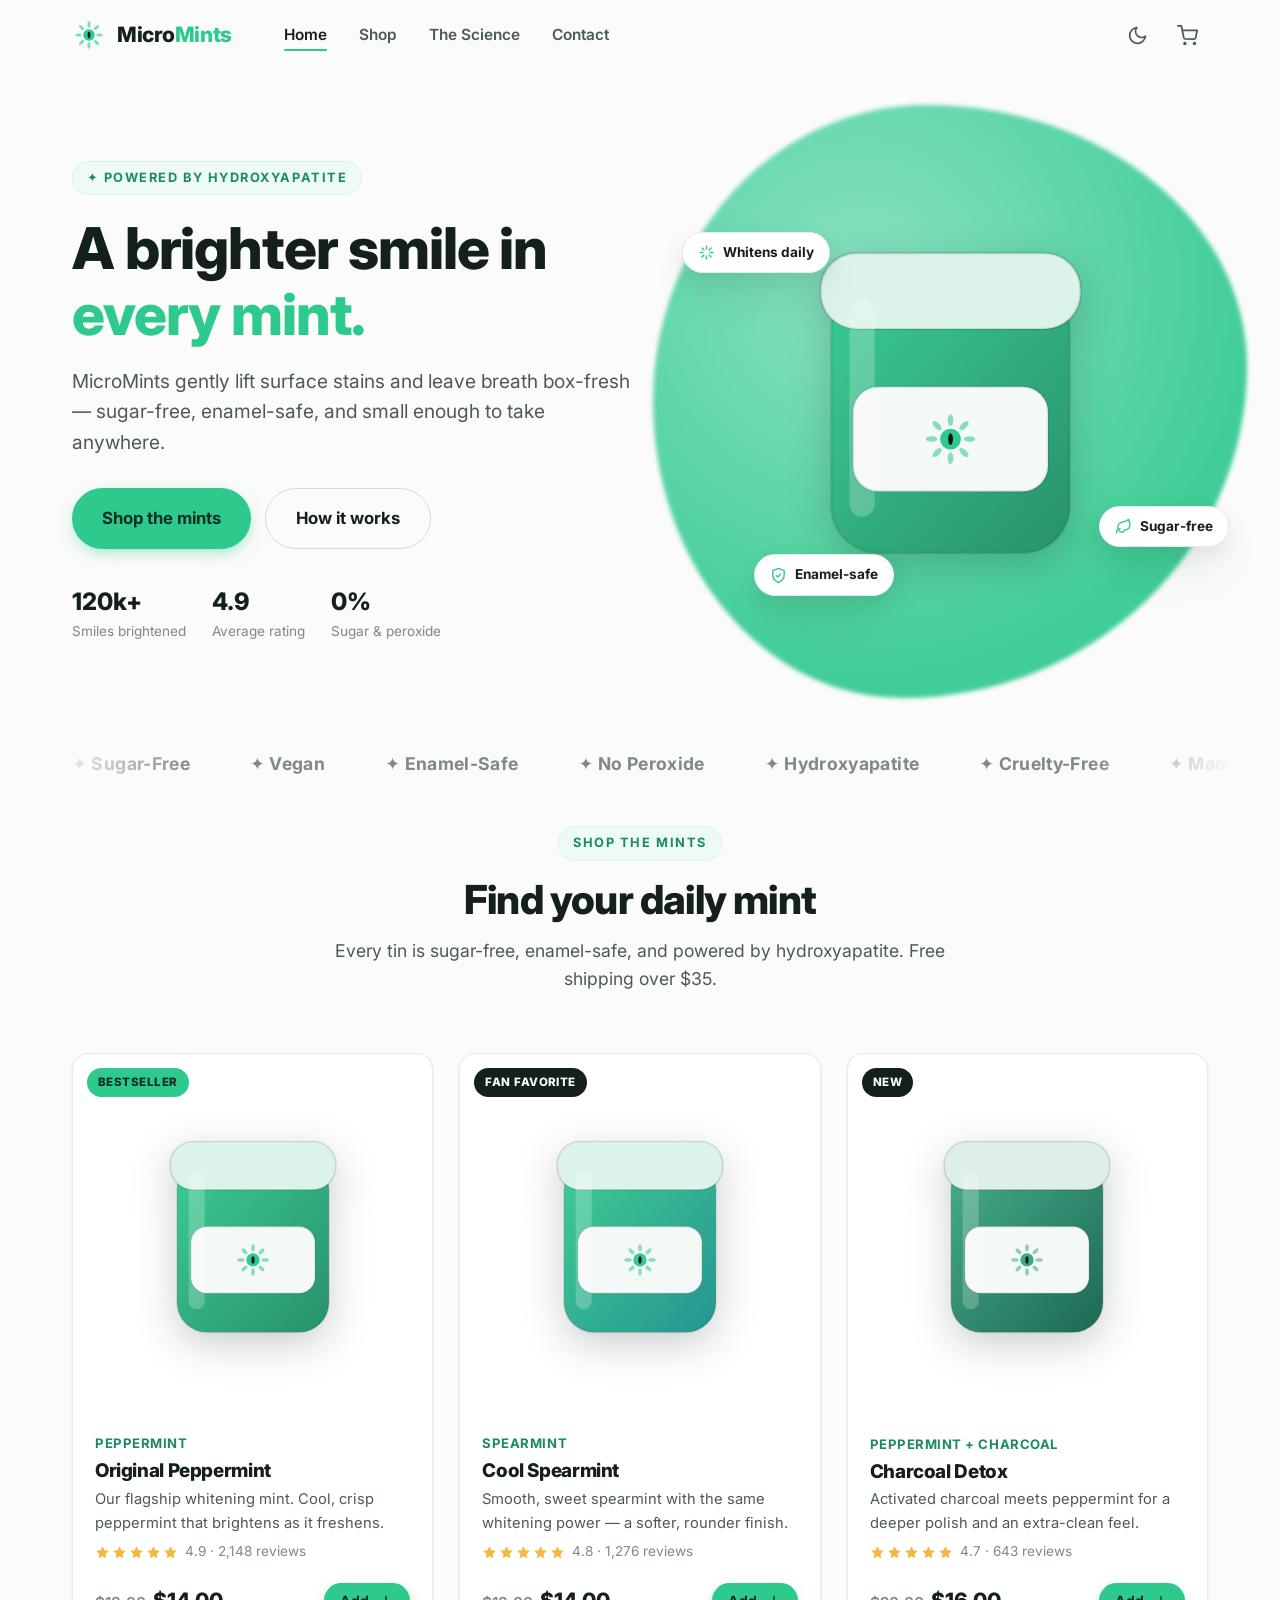
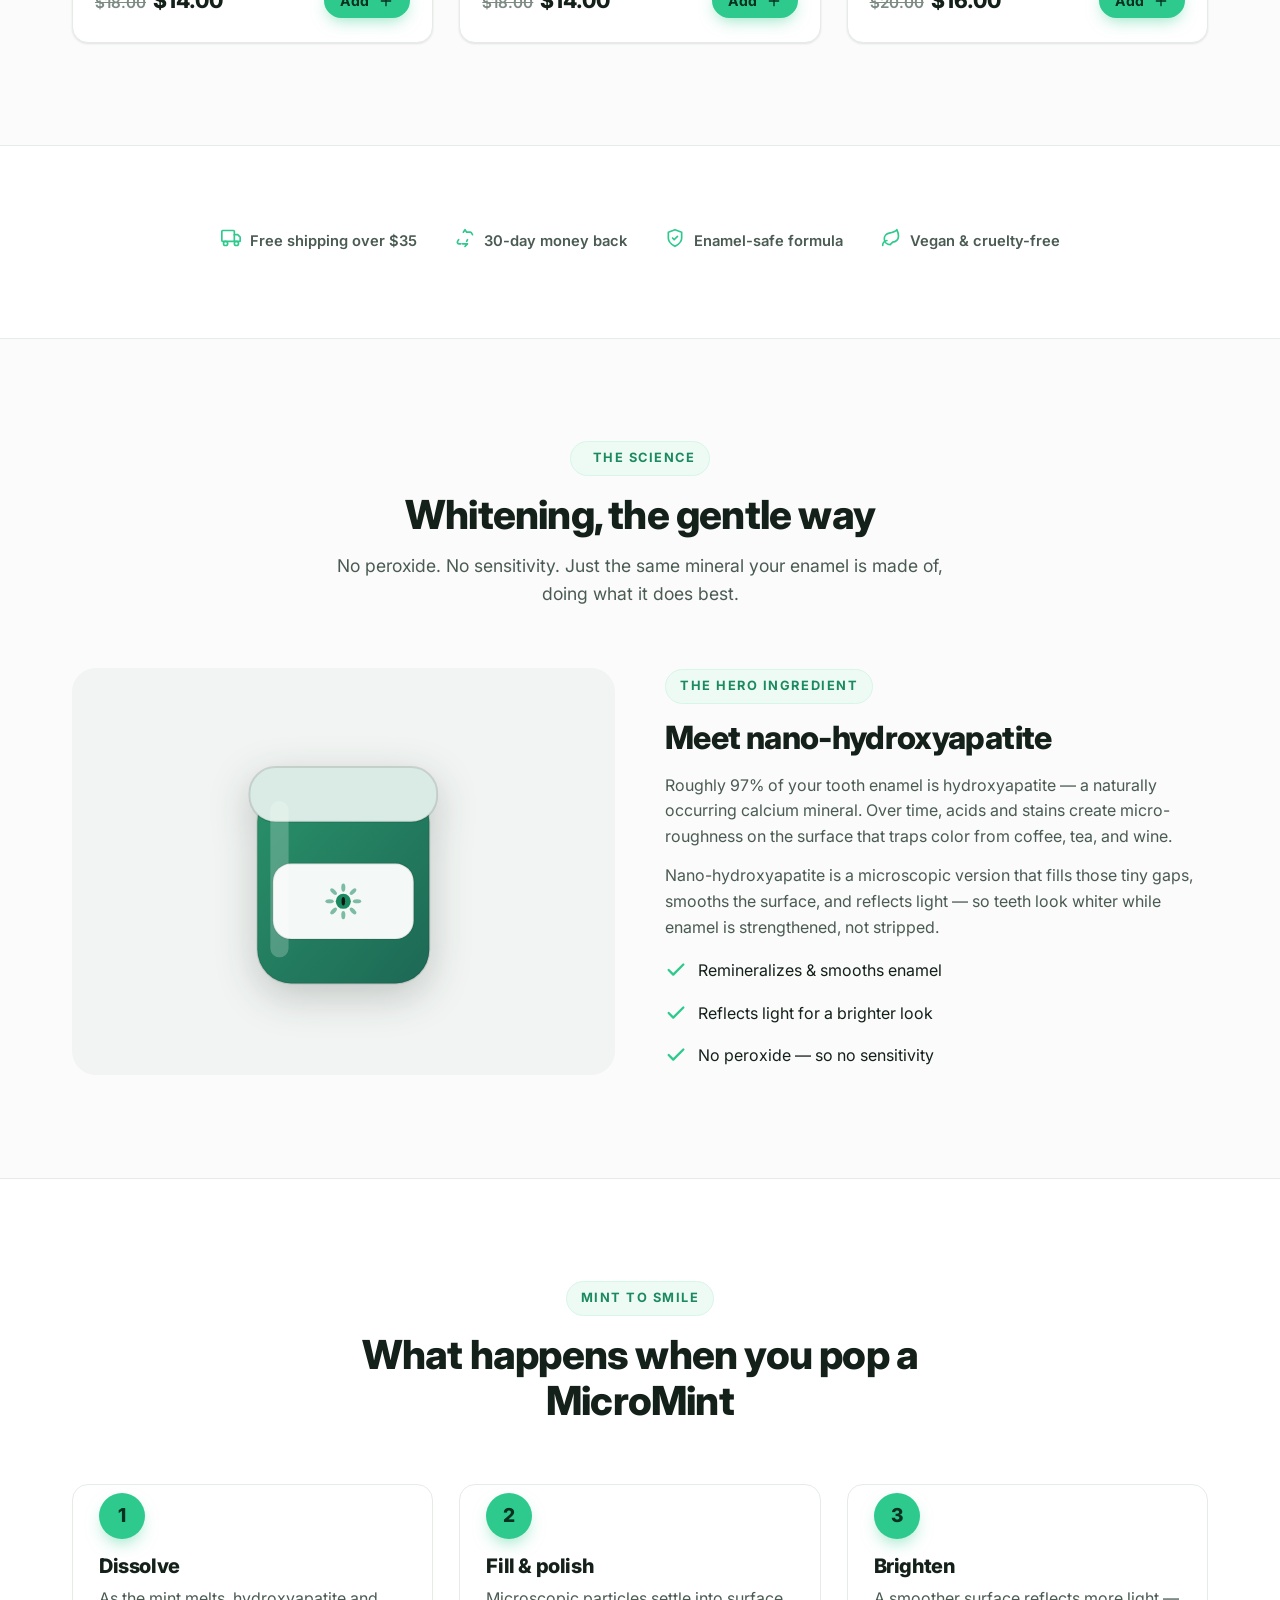
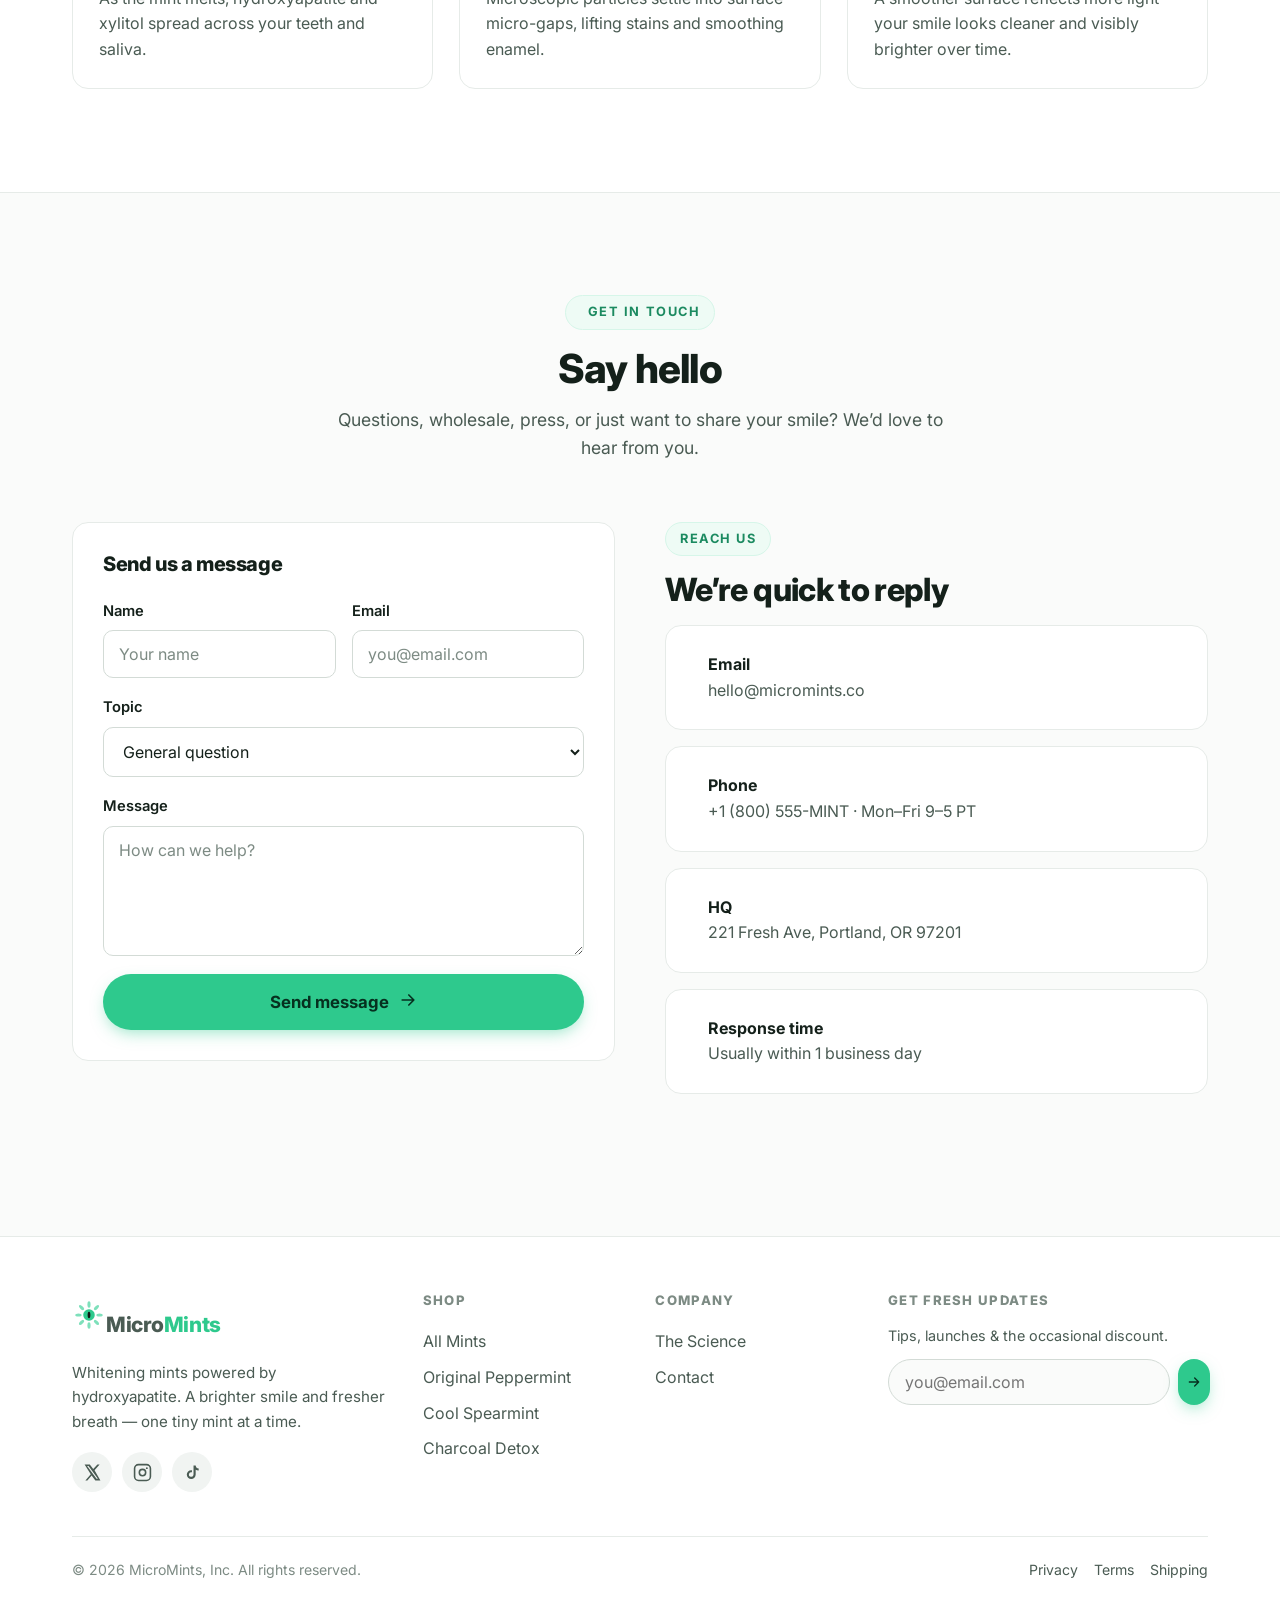
<file: index.html>
<!DOCTYPE html>
<html lang="en">
<head>
  <meta charset="UTF-8">
  <meta name="viewport" content="width=device-width, initial-scale=1.0">
  <title>MicroMints — Whitening Mints for a Brighter Smile</title>
  <meta name="description" content="MicroMints are sugar-free whitening mints powered by hydroxyapatite. Fresher breath and a brighter smile — one tiny mint at a time.">
  <link rel="icon" href="assets/logo.png">
  <link rel="preconnect" href="https://fonts.googleapis.com">
  <link rel="preconnect" href="https://fonts.gstatic.com" crossorigin>
  <link href="https://fonts.googleapis.com/css2?family=Inter:wght@400;500;600;700;800&display=swap" rel="stylesheet">
  <link rel="stylesheet" href="css/style.css?v=2">
  <script>(function(){var t=localStorage.getItem('mm-theme')||(matchMedia('(prefers-color-scheme: dark)').matches?'dark':'light');document.documentElement.setAttribute('data-theme',t);})();</script>
</head>
<body>
  <div id="header"></div>

  <!-- ============ HERO ============ -->
  <section class="hero" id="top">
    <div class="container hero-grid">
      <div class="hero-copy">
        <span class="eyebrow reveal">✦ Powered by hydroxyapatite</span>
        <h1 class="reveal d1">A brighter smile in <span class="hl">every mint.</span></h1>
        <p class="reveal d2">MicroMints gently lift surface stains and leave breath box-fresh — sugar-free, enamel-safe, and small enough to take anywhere.</p>
        <div class="hero-cta reveal d3">
          <a href="#shop" class="btn btn-lg">Shop the mints</a>
          <a href="#science" class="btn btn-ghost btn-lg">How it works</a>
        </div>
        <div class="hero-trust reveal d4">
          <div class="ht"><b data-count="120" data-suffix="k+">0</b><span>Smiles brightened</span></div>
          <div class="ht"><b data-count="4.9">0</b><span>Average rating</span></div>
          <div class="ht"><b>0%</b><span>Sugar &amp; peroxide</span></div>
        </div>
      </div>
      <div class="hero-visual reveal d2" data-tilt>
        <div class="hero-blob"></div>
        <div id="heroTin" class="hero-tin"></div>
        <div class="hero-pill p1" id="pill1"></div>
        <div class="hero-pill p2" id="pill2"></div>
        <div class="hero-pill p3" id="pill3"></div>
      </div>
    </div>
  </section>

  <!-- ============ MARQUEE ============ -->
  <div class="section-sm" style="padding-block:18px">
    <div class="container marquee">
      <div class="marquee-track" id="marquee"></div>
    </div>
  </div>

  <!-- ============ SHOP ============ -->
  <section class="section" id="shop" style="padding-top:30px">
    <div class="container">
      <div class="section-head reveal">
        <span class="eyebrow">Shop the mints</span>
        <h2>Find your daily mint</h2>
        <p>Every tin is sugar-free, enamel-safe, and powered by hydroxyapatite. Free shipping over $35.</p>
      </div>
      <div class="grid cols-3" id="shopGrid"></div>
    </div>
  </section>

  <!-- Trust strip -->
  <section class="section-sm" style="background:var(--bg-elev);border-block:1px solid var(--border)">
    <div class="container trust-bar">
      <span class="ti"><i data-icon="truck"></i> Free shipping over $35</span>
      <span class="ti"><i data-icon="recycle"></i> 30-day money back</span>
      <span class="ti"><i data-icon="shield"></i> Enamel-safe formula</span>
      <span class="ti"><i data-icon="leaf"></i> Vegan &amp; cruelty-free</span>
    </div>
  </section>

  <!-- ============ THE SCIENCE ============ -->
  <section class="section" id="science">
    <div class="container">
      <div class="section-head reveal">
        <span class="eyebrow"><i data-icon="flask"></i> The science</span>
        <h2>Whitening, the gentle way</h2>
        <p>No peroxide. No sensitivity. Just the same mineral your enamel is made of, doing what it does best.</p>
      </div>

      <div class="split">
        <div class="split-media glow reveal" id="sciTin"></div>
        <div class="reveal d1">
          <span class="eyebrow">The hero ingredient</span>
          <h2 class="mt-2" style="font-size:clamp(1.5rem,3vw,2rem)">Meet nano-hydroxyapatite</h2>
          <p>Roughly 97% of your tooth enamel is hydroxyapatite — a naturally occurring calcium mineral. Over time, acids and stains create micro-roughness on the surface that traps color from coffee, tea, and wine.</p>
          <p>Nano-hydroxyapatite is a microscopic version that fills those tiny gaps, smooths the surface, and reflects light — so teeth look whiter while enamel is strengthened, not stripped.</p>
          <ul class="check-list">
            <li><i data-icon="check"></i><span>Remineralizes &amp; smooths enamel</span></li>
            <li><i data-icon="check"></i><span>Reflects light for a brighter look</span></li>
            <li><i data-icon="check"></i><span>No peroxide — so no sensitivity</span></li>
          </ul>
        </div>
      </div>
    </div>
  </section>

  <!-- How it works steps -->
  <section class="section" style="background:var(--bg-elev);border-block:1px solid var(--border)">
    <div class="container">
      <div class="section-head reveal">
        <span class="eyebrow">Mint to smile</span>
        <h2>What happens when you pop a MicroMint</h2>
      </div>
      <div class="grid cols-3">
        <div class="step glow card reveal"><div class="num">1</div><h3>Dissolve</h3><p>As the mint melts, hydroxyapatite and xylitol spread across your teeth and saliva.</p></div>
        <div class="step glow card reveal d1"><div class="num">2</div><h3>Fill &amp; polish</h3><p>Microscopic particles settle into surface micro-gaps, lifting stains and smoothing enamel.</p></div>
        <div class="step glow card reveal d2"><div class="num">3</div><h3>Brighten</h3><p>A smoother surface reflects more light — your smile looks cleaner and visibly brighter over time.</p></div>
      </div>
    </div>
  </section>

  <!-- ============ CONTACT ============ -->
  <section class="section" id="contact">
    <div class="container">
      <div class="section-head reveal">
        <span class="eyebrow"><i data-icon="mail"></i> Get in touch</span>
        <h2>Say hello</h2>
        <p>Questions, wholesale, press, or just want to share your smile? We’d love to hear from you.</p>
      </div>

      <div class="split" style="align-items:start">
        <!-- Form -->
        <div class="card reveal" style="padding:30px">
          <h3 class="mb-3">Send us a message</h3>
          <form id="contactForm" novalidate>
            <div class="row-2">
              <div class="field"><label for="cf-name">Name</label><input class="input" id="cf-name" required placeholder="Your name"></div>
              <div class="field"><label for="cf-email">Email</label><input class="input" id="cf-email" type="email" required placeholder="you@email.com"></div>
            </div>
            <div class="field">
              <label for="cf-topic">Topic</label>
              <select class="input" id="cf-topic">
                <option>General question</option><option>Order help</option>
                <option>Wholesale / retail</option><option>Press</option><option>Something else</option>
              </select>
            </div>
            <div class="field"><label for="cf-msg">Message</label><textarea class="input" id="cf-msg" required placeholder="How can we help?"></textarea></div>
            <button class="btn btn-lg btn-block" type="submit">Send message <i data-icon="arrow"></i></button>
          </form>
        </div>

        <!-- Info -->
        <div class="reveal d1">
          <span class="eyebrow">Reach us</span>
          <h2 class="mt-2 mb-3" style="font-size:clamp(1.5rem,3vw,2rem)">We’re quick to reply</h2>
          <div class="grid" style="gap:16px">
            <div class="card card-hover glow flex gap-2 items-center">
              <div class="ficon" style="margin:0"><i data-icon="mail"></i></div>
              <div><b>Email</b><br><span class="muted">hello@micromints.co</span></div>
            </div>
            <div class="card card-hover glow flex gap-2 items-center">
              <div class="ficon" style="margin:0"><i data-icon="phone"></i></div>
              <div><b>Phone</b><br><span class="muted">+1 (800) 555-MINT · Mon–Fri 9–5 PT</span></div>
            </div>
            <div class="card card-hover glow flex gap-2 items-center">
              <div class="ficon" style="margin:0"><i data-icon="pin"></i></div>
              <div><b>HQ</b><br><span class="muted">221 Fresh Ave, Portland, OR 97201</span></div>
            </div>
            <div class="card card-hover glow flex gap-2 items-center">
              <div class="ficon" style="margin:0"><i data-icon="clock"></i></div>
              <div><b>Response time</b><br><span class="muted">Usually within 1 business day</span></div>
            </div>
          </div>
        </div>
      </div>
    </div>
  </section>

  <div id="footer"></div>

  <script src="js/products.js?v=2"></script>
  <script src="js/main.js?v=2"></script>
  <script src="js/cart.js?v=2"></script>
  <script src="js/home.js?v=2"></script>
</body>
</html>
</file>
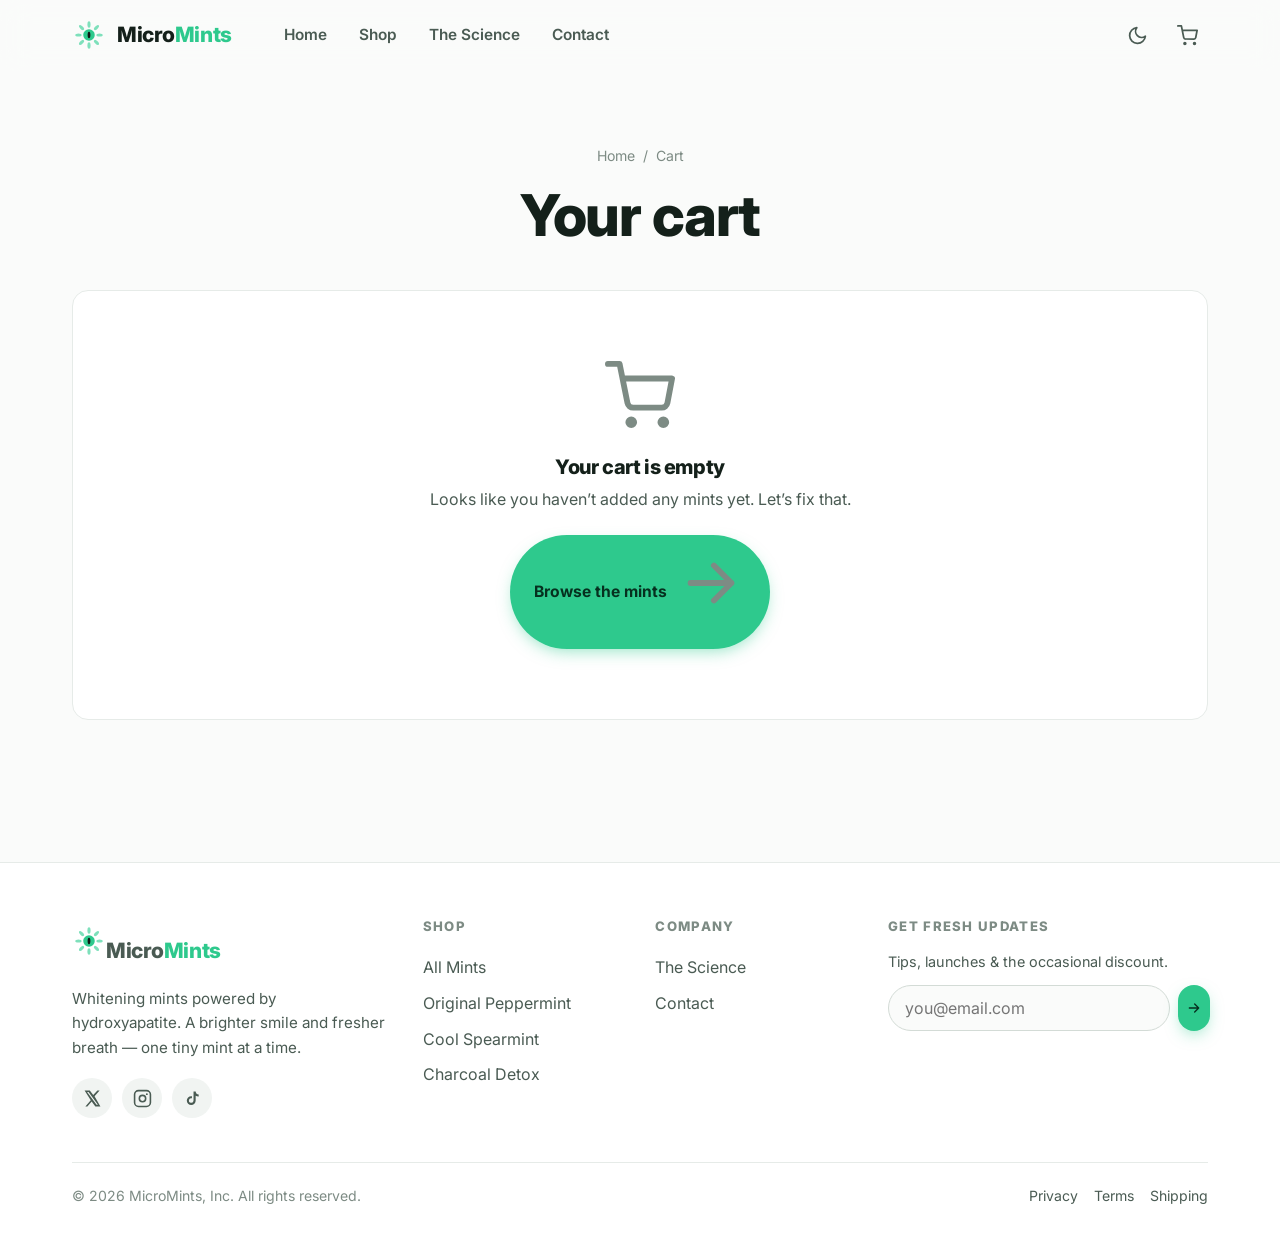
<file: cart.html>
<!DOCTYPE html>
<html lang="en">
<head>
  <meta charset="UTF-8">
  <meta name="viewport" content="width=device-width, initial-scale=1.0">
  <title>Your Cart — MicroMints</title>
  <link rel="icon" href="assets/logo.png">
  <link rel="preconnect" href="https://fonts.googleapis.com">
  <link rel="preconnect" href="https://fonts.gstatic.com" crossorigin>
  <link href="https://fonts.googleapis.com/css2?family=Inter:wght@400;500;600;700;800&display=swap" rel="stylesheet">
  <link rel="stylesheet" href="css/style.css?v=2">
  <script>(function(){var t=localStorage.getItem('mm-theme')||(matchMedia('(prefers-color-scheme: dark)').matches?'dark':'light');document.documentElement.setAttribute('data-theme',t);})();</script>
</head>
<body>
  <div id="header"></div>
  <section class="page-hero" style="padding-bottom:10px">
    <div class="container">
      <div class="breadcrumb"><a href="index.html">Home</a> / <span>Cart</span></div>
      <h1>Your cart</h1>
    </div>
  </section>
  <section class="section" style="padding-top:20px">
    <div class="container"><div id="cartRoot"></div></div>
  </section>
  <div id="footer"></div>
  <script src="js/products.js?v=2"></script>
  <script src="js/main.js?v=2"></script>
  <script src="js/cart.js?v=2"></script>
</body>
</html>
</file>
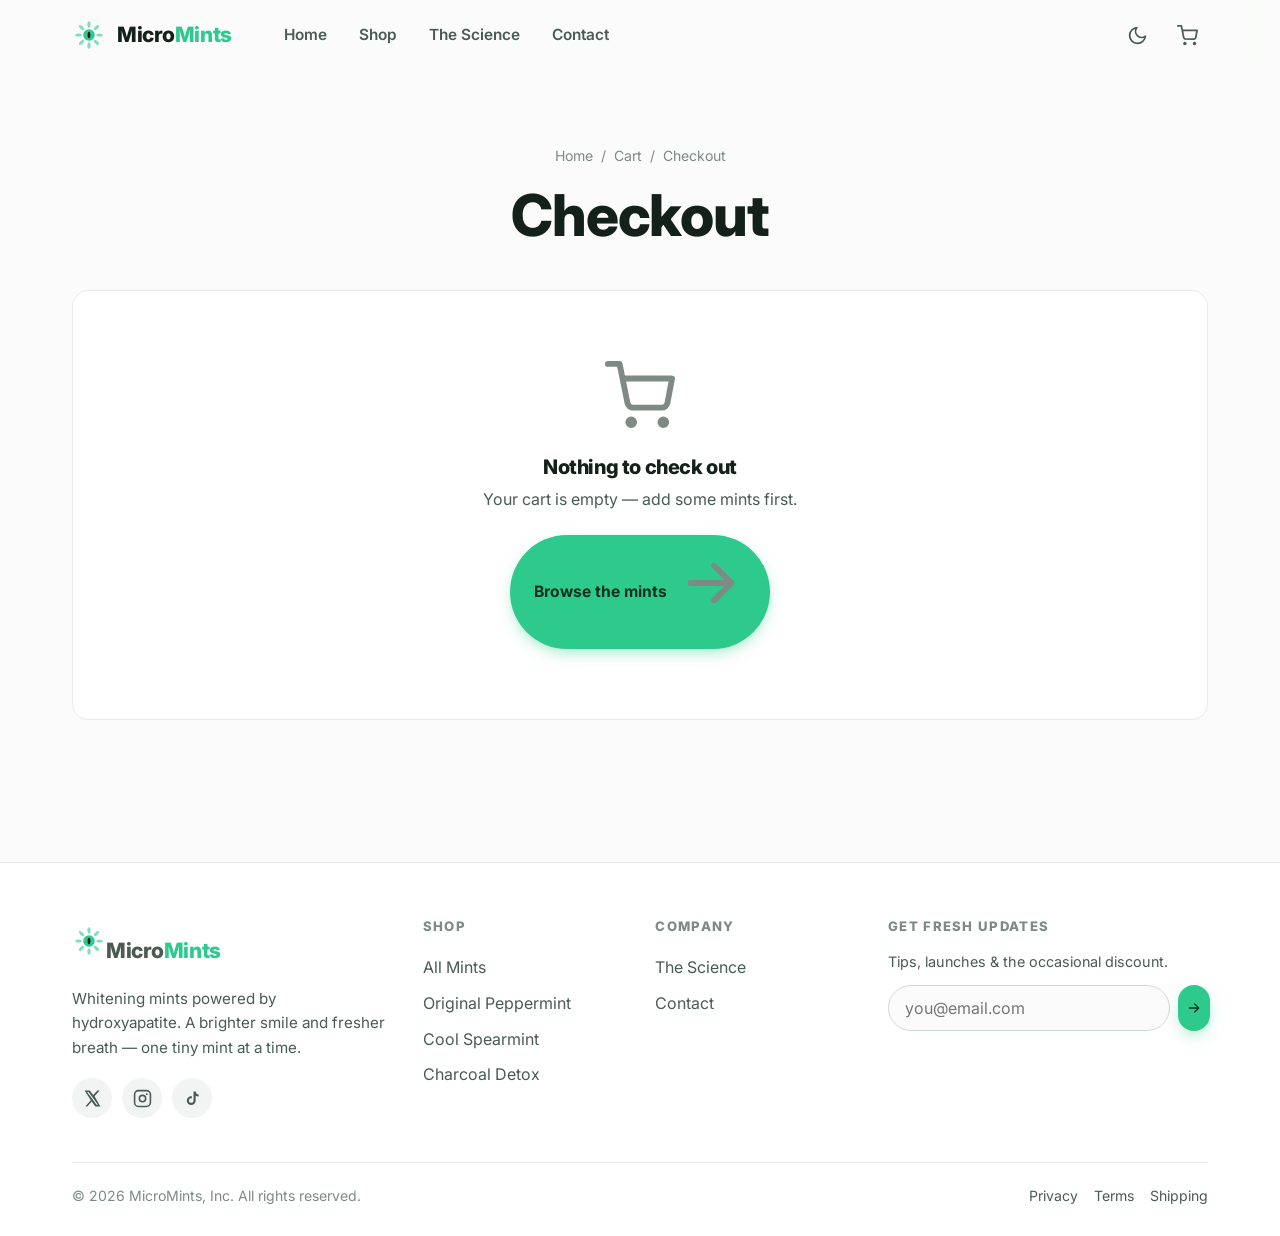
<file: checkout.html>
<!DOCTYPE html>
<html lang="en">
<head>
  <meta charset="UTF-8">
  <meta name="viewport" content="width=device-width, initial-scale=1.0">
  <title>Checkout — MicroMints</title>
  <link rel="icon" href="assets/logo.png">
  <link rel="preconnect" href="https://fonts.googleapis.com">
  <link rel="preconnect" href="https://fonts.gstatic.com" crossorigin>
  <link href="https://fonts.googleapis.com/css2?family=Inter:wght@400;500;600;700;800&display=swap" rel="stylesheet">
  <link rel="stylesheet" href="css/style.css?v=2">
  <script>(function(){var t=localStorage.getItem('mm-theme')||(matchMedia('(prefers-color-scheme: dark)').matches?'dark':'light');document.documentElement.setAttribute('data-theme',t);})();</script>
</head>
<body>
  <div id="header"></div>
  <section class="page-hero" style="padding-bottom:10px">
    <div class="container">
      <div class="breadcrumb"><a href="index.html">Home</a> / <a href="cart.html">Cart</a> / <span>Checkout</span></div>
      <h1>Checkout</h1>
    </div>
  </section>
  <section class="section" style="padding-top:20px">
    <div class="container"><div id="checkoutRoot"></div></div>
  </section>
  <div id="footer"></div>
  <script src="js/products.js?v=2"></script>
  <script src="js/main.js?v=2"></script>
  <script src="js/cart.js?v=2"></script>
</body>
</html>
</file>
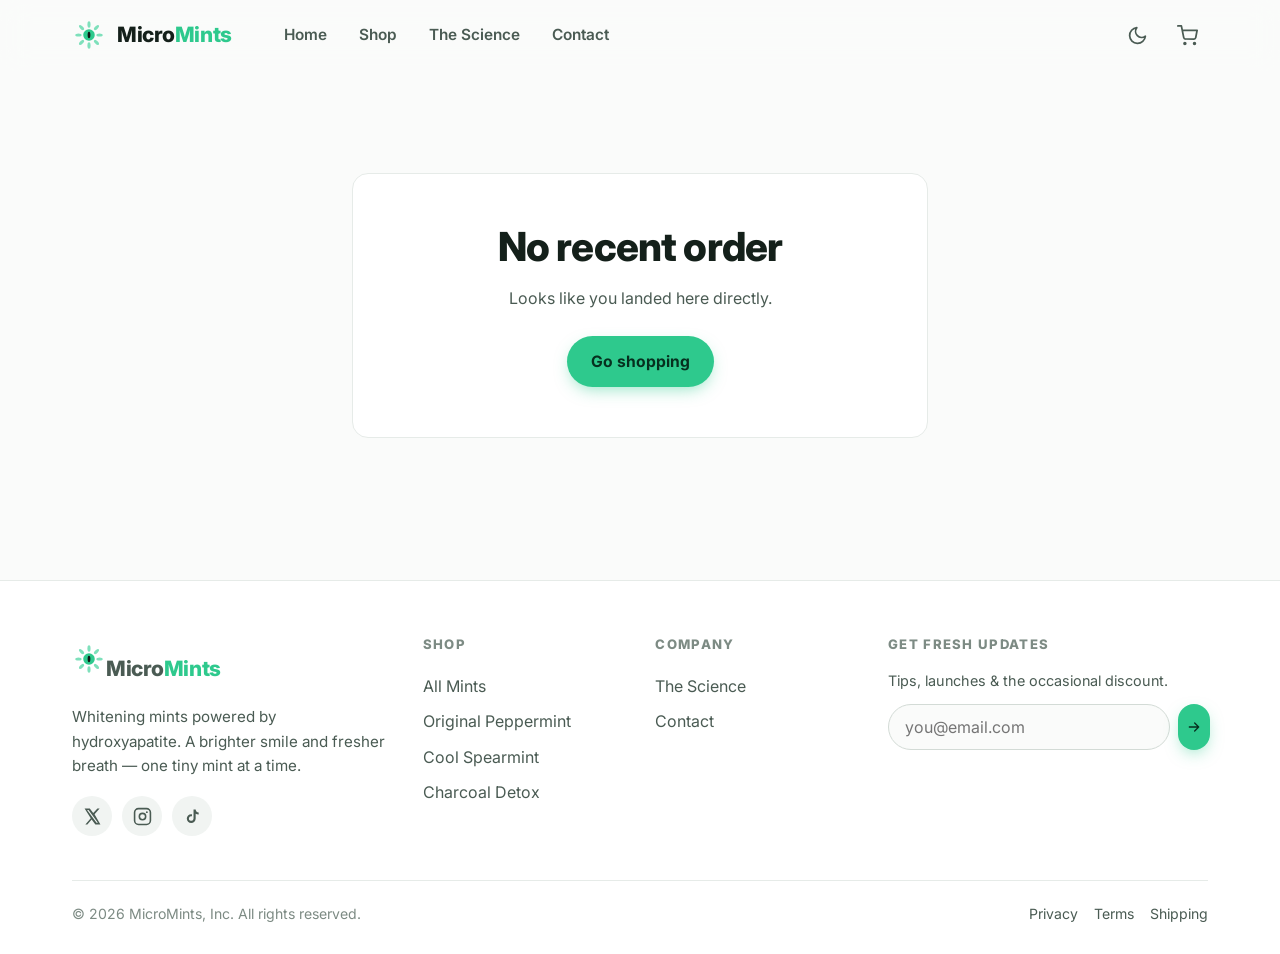
<file: confirmation.html>
<!DOCTYPE html>
<html lang="en">
<head>
  <meta charset="UTF-8">
  <meta name="viewport" content="width=device-width, initial-scale=1.0">
  <title>Order Confirmed — MicroMints</title>
  <link rel="icon" href="assets/logo.png">
  <link rel="preconnect" href="https://fonts.googleapis.com">
  <link rel="preconnect" href="https://fonts.gstatic.com" crossorigin>
  <link href="https://fonts.googleapis.com/css2?family=Inter:wght@400;500;600;700;800&display=swap" rel="stylesheet">
  <link rel="stylesheet" href="css/style.css?v=2">
  <script>(function(){var t=localStorage.getItem('mm-theme')||(matchMedia('(prefers-color-scheme: dark)').matches?'dark':'light');document.documentElement.setAttribute('data-theme',t);})();</script>
</head>
<body>
  <div id="header"></div>
  <section class="section">
    <div class="container" style="max-width:620px">
      <div class="card center glow" id="confRoot" style="padding:50px 34px"></div>
    </div>
  </section>
  <div id="footer"></div>
  <script src="js/products.js?v=2"></script>
  <script src="js/main.js?v=2"></script>
  <script src="js/cart.js?v=2"></script>
  <script>
    document.addEventListener('DOMContentLoaded', () => {
      const root = document.getElementById('confRoot');
      let order = null;
      try { order = JSON.parse(sessionStorage.getItem('mm-order')); } catch {}
      if (!order) {
        root.innerHTML = `<h2>No recent order</h2>
          <p class="muted mt-2 mb-3">Looks like you landed here directly.</p>
          <a href="index.html#shop" class="btn">Go shopping</a>`;
        return;
      }
      root.innerHTML = `
        <div style="width:84px;height:84px;border-radius:50%;background:var(--mint-050);color:var(--mint-700);display:grid;place-items:center;margin:0 auto 22px">
          <svg viewBox="0 0 24 24" width="42" height="42" fill="none" stroke="currentColor" stroke-width="2.5" stroke-linecap="round" stroke-linejoin="round"><path d="M20 6 9 17l-5-5"/></svg>
        </div>
        <span class="eyebrow">Order confirmed</span>
        <h1 class="mt-2" style="font-size:clamp(1.8rem,4vw,2.4rem)">Thank you — your mints are on the way!</h1>
        <p class="lead mt-2">We’ve emailed a receipt to <b>${order.email}</b>. Get ready for a brighter smile. 🌿</p>
        <div class="card mt-3" style="background:var(--bg-sunk);text-align:left;display:flex;justify-content:space-between;flex-wrap:wrap;gap:10px">
          <div><span class="muted" style="font-size:.85rem">Order number</span><br><b>${order.orderId}</b></div>
          <div style="text-align:right"><span class="muted" style="font-size:.85rem">Total paid</span><br><b>${formatPrice(order.total)}</b></div>
        </div>
        <div class="flex gap-2 wrap mt-4" style="justify-content:center">
          <a href="index.html#shop" class="btn">Keep shopping</a>
          <a href="index.html" class="btn btn-ghost">Back home</a>
        </div>`;
    });
  </script>
</body>
</html>
</file>
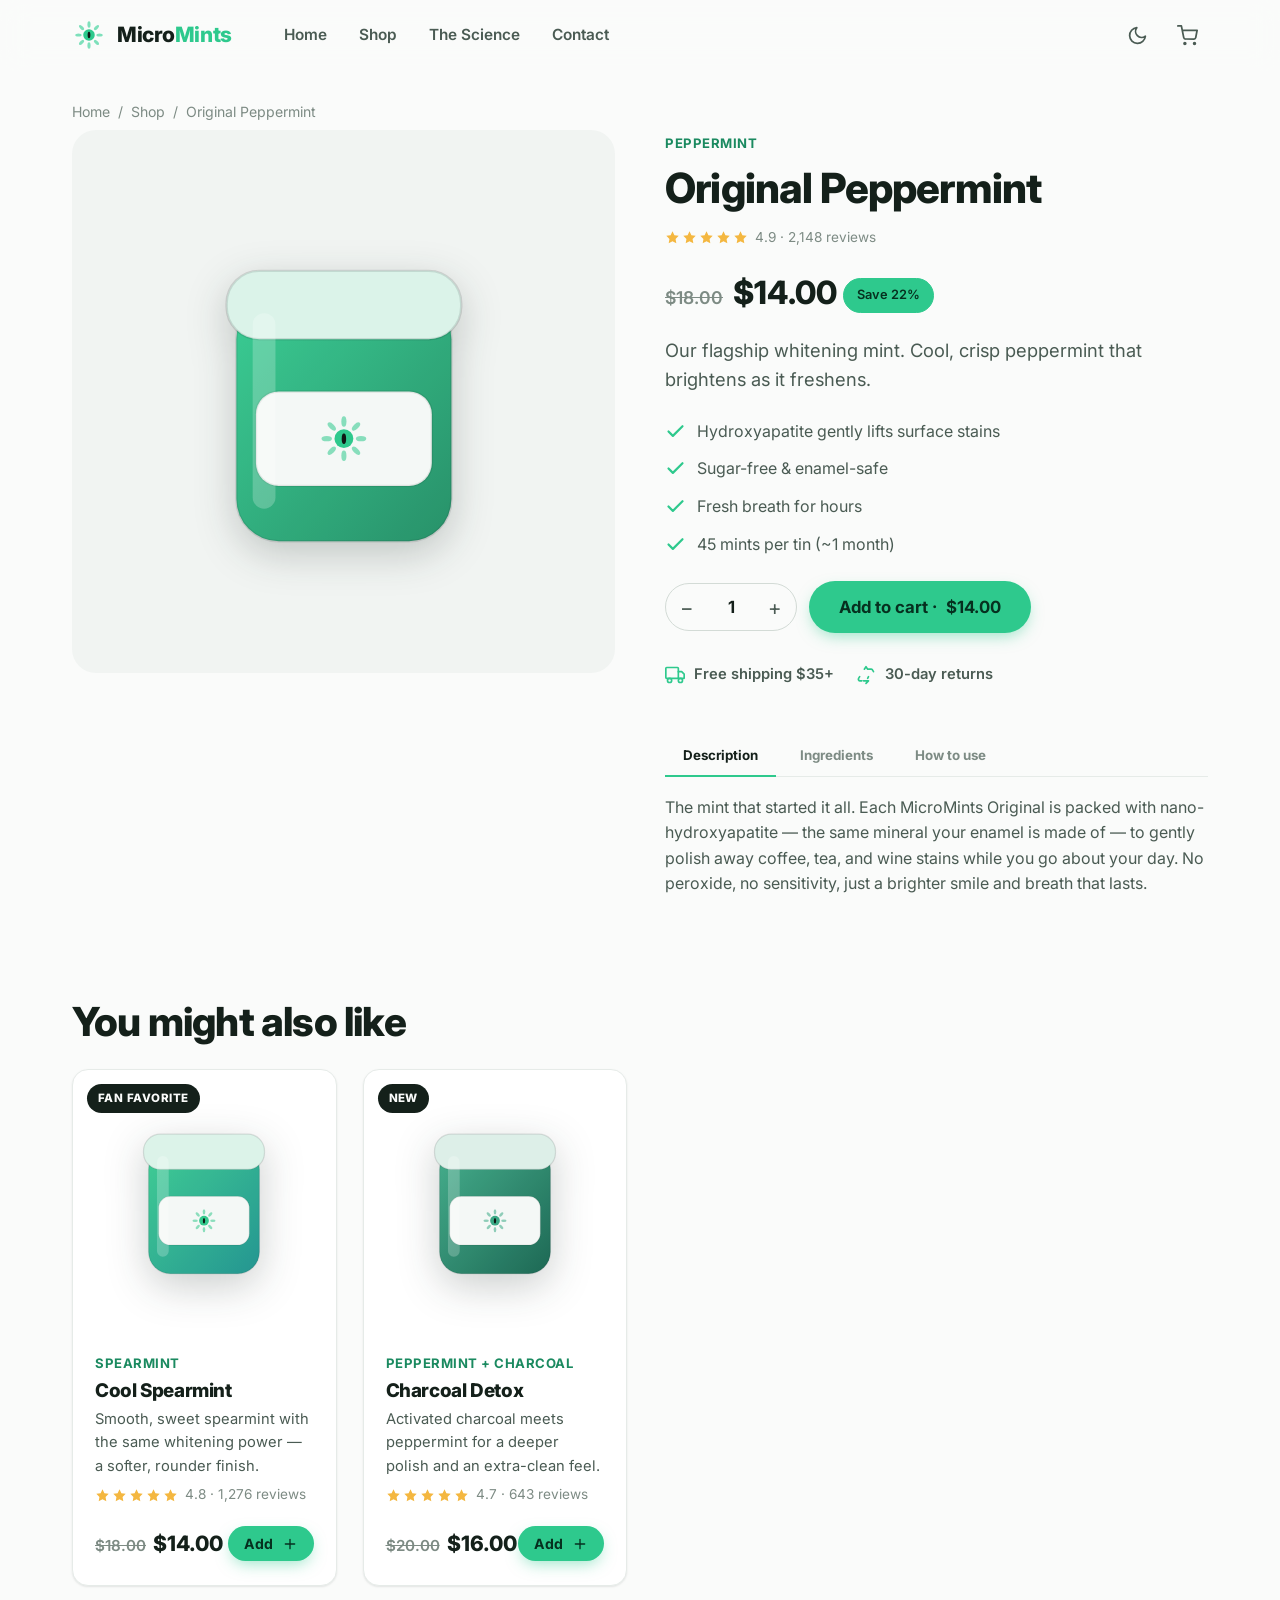
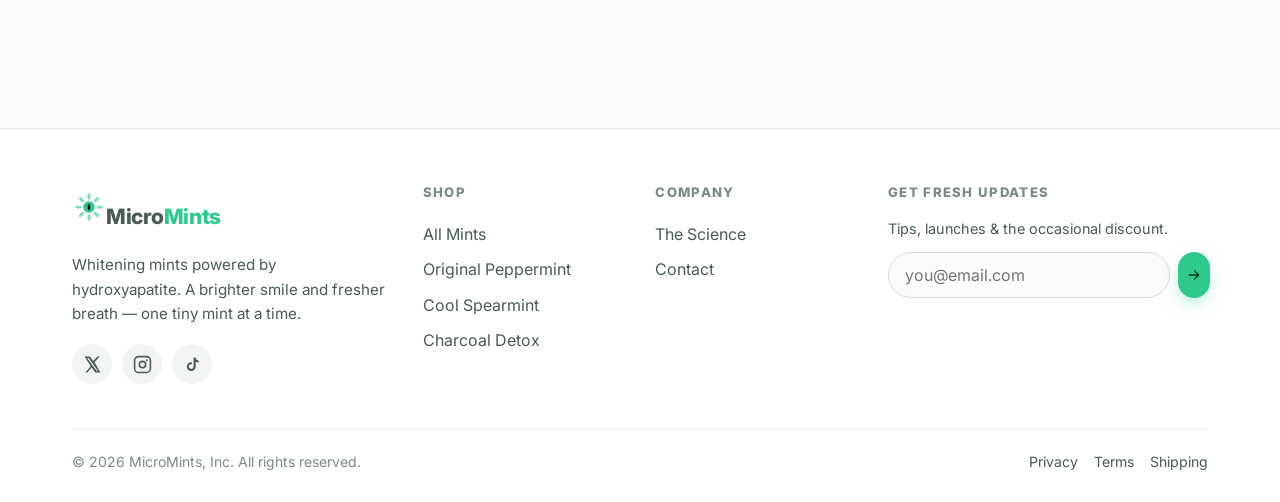
<file: product.html>
<!DOCTYPE html>
<html lang="en">
<head>
  <meta charset="UTF-8">
  <meta name="viewport" content="width=device-width, initial-scale=1.0">
  <title>Product — MicroMints</title>
  <meta name="description" content="MicroMints whitening mints — hydroxyapatite-powered, sugar-free, enamel-safe.">
  <link rel="icon" href="assets/logo.png">
  <link rel="preconnect" href="https://fonts.googleapis.com">
  <link rel="preconnect" href="https://fonts.gstatic.com" crossorigin>
  <link href="https://fonts.googleapis.com/css2?family=Inter:wght@400;500;600;700;800&display=swap" rel="stylesheet">
  <link rel="stylesheet" href="css/style.css?v=2">
  <script>(function(){var t=localStorage.getItem('mm-theme')||(matchMedia('(prefers-color-scheme: dark)').matches?'dark':'light');document.documentElement.setAttribute('data-theme',t);})();</script>
</head>
<body>
  <div id="header"></div>

  <section class="section" style="padding-top:30px">
    <div class="container">
      <div class="breadcrumb" style="justify-content:flex-start" id="crumb"></div>
      <div id="pdRoot"></div>
    </div>
  </section>

  <section class="section" style="padding-top:0">
    <div class="container">
      <h2 class="mb-3">You might also like</h2>
      <div class="grid cols-4" id="related"></div>
    </div>
  </section>

  <div id="footer"></div>

  <script src="js/products.js?v=2"></script>
  <script src="js/main.js?v=2"></script>
  <script src="js/cart.js?v=2"></script>
  <script src="js/product.js?v=2"></script>
</body>
</html>
</file>
<file: css/style.css>
/* ==========================================================================
   MicroMints — Design System
   A clean, mint-themed stylesheet with light/dark modes and subtle motion.
   ========================================================================== */

/* ---------- Design tokens ---------- */
:root {
  /* Brand */
  --mint:      #2ec98d;
  --mint-600:  #22a874;
  --mint-700:  #1b8a60;
  --mint-300:  #7ee0bb;
  --mint-100:  #d6f6e9;
  --mint-050:  #eefbf5;

  /* Light theme surfaces */
  --bg:          #fafbfa;
  --bg-elev:     #ffffff;
  --bg-sunk:     #f1f4f2;
  --surface:     #ffffff;
  --border:      #e6ebe8;
  --border-strong:#d3dbd6;

  /* Text */
  --text:        #14201a;
  --text-soft:   #4a5b53;
  --text-faint:  #7d8b84;
  --on-mint:     #06301f;

  /* Feedback */
  --danger:      #e2574c;
  --warn:        #e0a32e;
  --star:        #f4b740;

  /* Shape & depth */
  --radius-sm: 10px;
  --radius:    16px;
  --radius-lg: 24px;
  --radius-pill: 999px;
  --shadow-sm: 0 1px 2px rgba(20,32,26,.06), 0 1px 3px rgba(20,32,26,.05);
  --shadow:    0 6px 18px rgba(20,32,26,.07), 0 2px 6px rgba(20,32,26,.05);
  --shadow-lg: 0 22px 50px -12px rgba(20,32,26,.18), 0 8px 20px rgba(20,32,26,.08);
  --ring:      0 0 0 4px rgba(46,201,141,.20);

  /* Motion */
  --ease:      cubic-bezier(.22,.61,.36,1);
  --ease-out:  cubic-bezier(.16,1,.3,1);
  --t-fast:    .16s;
  --t:         .28s;
  --t-slow:    .5s;

  /* Layout */
  --maxw: 1180px;
  --nav-h: 70px;

  --glow: rgba(46,201,141,.18);
}

/* ---------- Dark theme ---------- */
:root[data-theme="dark"] {
  --bg:          #0e1512;
  --bg-elev:     #141d18;
  --bg-sunk:     #0a100d;
  --surface:     #16211b;
  --border:      #243029;
  --border-strong:#33433a;

  --text:        #eaf3ee;
  --text-soft:   #a9bcb2;
  --text-faint:  #788a80;
  --on-mint:     #06241a;

  --shadow-sm: 0 1px 2px rgba(0,0,0,.4);
  --shadow:    0 8px 22px rgba(0,0,0,.45);
  --shadow-lg: 0 26px 60px -16px rgba(0,0,0,.7), 0 10px 24px rgba(0,0,0,.4);
  --ring:      0 0 0 4px rgba(46,201,141,.28);
  --glow: rgba(46,201,141,.22);
}

/* ---------- Reset & base ---------- */
*, *::before, *::after { box-sizing: border-box; }
* { margin: 0; }

html { scroll-behavior: smooth; -webkit-text-size-adjust: 100%; scroll-padding-top: 88px; }

body {
  font-family: "Inter", "Segoe UI", system-ui, -apple-system, sans-serif;
  background: var(--bg);
  color: var(--text);
  line-height: 1.6;
  font-size: 16px;
  -webkit-font-smoothing: antialiased;
  text-rendering: optimizeLegibility;
  overflow-x: clip; /* clip horizontal overflow WITHOUT creating a scroll container (keeps sticky header working) */
  transition: background var(--t) var(--ease), color var(--t) var(--ease);
}

/* Wrapper injected by JS must not box the header in, or sticky has no room to travel */
#header { display: contents; }

img { max-width: 100%; display: block; }
a { color: inherit; text-decoration: none; }
button { font-family: inherit; cursor: pointer; border: none; background: none; }
ul { list-style: none; padding: 0; }
input, textarea, select { font-family: inherit; font-size: 1rem; }

h1, h2, h3, h4 { line-height: 1.15; font-weight: 800; letter-spacing: -.02em; }
h1 { font-size: clamp(2.2rem, 5vw, 3.6rem); }
h2 { font-size: clamp(1.7rem, 3.4vw, 2.5rem); }
h3 { font-size: 1.25rem; }

::selection { background: var(--mint-300); color: var(--on-mint); }

:focus-visible { outline: none; box-shadow: var(--ring); border-radius: var(--radius-sm); }

/* ---------- Layout helpers ---------- */
.container { width: 100%; max-width: var(--maxw); margin-inline: auto; padding-inline: 22px; }
.section { padding-block: clamp(56px, 8vw, 110px); }
.section-sm { padding-block: clamp(36px, 5vw, 64px); }
.center { text-align: center; }
.muted { color: var(--text-soft); }
.eyebrow {
  display: inline-flex; align-items: center; gap: 8px;
  font-size: .8rem; font-weight: 700; letter-spacing: .12em; text-transform: uppercase;
  color: var(--mint-700); background: var(--mint-050);
  padding: 6px 14px; border-radius: var(--radius-pill);
  border: 1px solid var(--mint-100);
}
:root[data-theme="dark"] .eyebrow { background: rgba(46,201,141,.10); border-color: rgba(46,201,141,.25); color: var(--mint-300); }
.section-head { max-width: 640px; margin: 0 auto clamp(36px, 5vw, 60px); text-align: center; }
.section-head h2 { margin-top: 16px; }
.section-head p { margin-top: 14px; color: var(--text-soft); font-size: 1.1rem; }
.lead { font-size: 1.15rem; color: var(--text-soft); }

.grid { display: grid; gap: 26px; }
.cols-2 { grid-template-columns: repeat(2, 1fr); }
.cols-3 { grid-template-columns: repeat(3, 1fr); }
.cols-4 { grid-template-columns: repeat(4, 1fr); }
@media (max-width: 900px) { .cols-3, .cols-4 { grid-template-columns: repeat(2, 1fr); } }
@media (max-width: 600px) { .cols-2, .cols-3, .cols-4 { grid-template-columns: 1fr; } }

/* ---------- Buttons ---------- */
.btn {
  --_bg: var(--mint);
  display: inline-flex; align-items: center; justify-content: center; gap: 9px;
  font-weight: 700; font-size: .98rem;
  padding: 13px 24px; border-radius: var(--radius-pill);
  background: var(--_bg); color: var(--on-mint);
  position: relative; overflow: hidden; isolation: isolate;
  transition: transform var(--t-fast) var(--ease), box-shadow var(--t) var(--ease), background var(--t) var(--ease);
  box-shadow: 0 6px 16px -4px rgba(46,201,141,.5);
  white-space: nowrap;
}
.btn::after {
  content: ""; position: absolute; inset: 0; z-index: -1;
  background: linear-gradient(120deg, transparent 20%, rgba(255,255,255,.45), transparent 80%);
  transform: translateX(-130%); transition: transform var(--t-slow) var(--ease);
}
.btn:hover { transform: translateY(-2px); box-shadow: 0 12px 26px -6px rgba(46,201,141,.6); }
.btn:hover::after { transform: translateX(130%); }
.btn:active { transform: translateY(0) scale(.985); }

.btn svg { width: 18px; height: 18px; flex-shrink: 0; }
.btn-lg { padding: 16px 30px; font-size: 1.05rem; }
.btn-lg svg { width: 20px; height: 20px; }
.btn-sm { padding: 9px 16px; font-size: .88rem; }
.btn-sm svg { width: 16px; height: 16px; }
.btn-block { display: flex; width: 100%; }

.btn-ghost {
  background: transparent; color: var(--text); box-shadow: none;
  border: 1.5px solid var(--border-strong);
}
.btn-ghost:hover { border-color: var(--mint); color: var(--mint-700); box-shadow: none; background: var(--mint-050); }
:root[data-theme="dark"] .btn-ghost:hover { background: rgba(46,201,141,.08); color: var(--mint-300); }

.btn-dark { background: var(--text); color: var(--bg); box-shadow: var(--shadow); }
.btn-dark:hover { box-shadow: var(--shadow-lg); }

/* ---------- Header / Nav ---------- */
.site-header {
  position: sticky; top: 0; z-index: 100;
  background: color-mix(in srgb, var(--bg) 78%, transparent);
  backdrop-filter: saturate(160%) blur(14px);
  -webkit-backdrop-filter: saturate(160%) blur(14px);
  border-bottom: 1px solid transparent;
  transition: border-color var(--t) var(--ease), background var(--t) var(--ease);
}
.site-header.scrolled { border-bottom-color: var(--border); }
.nav {
  height: var(--nav-h); display: flex; align-items: center; gap: 24px;
}
.brand { display: inline-flex; align-items: center; gap: 11px; flex-shrink: 0; }
.brand svg { width: 34px; height: 34px; transition: transform var(--t) var(--ease-out); }
.brand:hover svg { transform: rotate(45deg) scale(1.06); }
.brand .wordmark { font-weight: 800; font-size: 1.32rem; letter-spacing: -.02em; }
.brand .wordmark b { color: var(--mint); font-weight: 800; }

.nav-links { display: flex; align-items: center; gap: 4px; margin-left: 14px; }
.nav-links a {
  position: relative; padding: 9px 14px; border-radius: var(--radius-sm);
  font-weight: 600; font-size: .96rem; color: var(--text-soft);
  transition: color var(--t-fast) var(--ease), background var(--t-fast) var(--ease);
}
.nav-links a::after {
  content: ""; position: absolute; left: 14px; right: 14px; bottom: 5px; height: 2px;
  background: var(--mint); border-radius: 2px; transform: scaleX(0); transform-origin: left;
  transition: transform var(--t) var(--ease);
}
.nav-links a:hover { color: var(--text); }
.nav-links a:hover::after, .nav-links a.active::after { transform: scaleX(1); }
.nav-links a.active { color: var(--text); }

.nav-actions { display: flex; align-items: center; gap: 8px; margin-left: auto; }

.icon-btn {
  width: 42px; height: 42px; border-radius: 50%;
  display: grid; place-items: center; color: var(--text-soft);
  border: 1px solid transparent; position: relative;
  transition: background var(--t-fast) var(--ease), color var(--t-fast) var(--ease), transform var(--t-fast) var(--ease);
}
.icon-btn:hover { background: var(--bg-sunk); color: var(--text); transform: translateY(-1px); }
.icon-btn svg { width: 21px; height: 21px; }

.cart-count {
  position: absolute; top: -3px; right: -3px; min-width: 19px; height: 19px; padding: 0 5px;
  background: var(--mint); color: var(--on-mint); font-size: .7rem; font-weight: 800;
  border-radius: var(--radius-pill); display: grid; place-items: center;
  border: 2px solid var(--bg); transform: scale(0); transition: transform var(--t) var(--ease-out);
}
.cart-count.show { transform: scale(1); }

.nav-toggle { display: none; }

/* Theme toggle icon swap */
.icon-btn .sun { display: none; }
:root[data-theme="dark"] .icon-btn .sun { display: block; }
:root[data-theme="dark"] .icon-btn .moon { display: none; }

@media (max-width: 860px) {
  .nav-links {
    position: fixed; inset: var(--nav-h) 0 auto 0;
    flex-direction: column; align-items: stretch; gap: 2px; margin: 0; padding: 14px;
    background: var(--bg-elev); border-bottom: 1px solid var(--border);
    box-shadow: var(--shadow-lg);
    transform: translateY(-12px); opacity: 0; pointer-events: none;
    transition: transform var(--t) var(--ease), opacity var(--t) var(--ease);
  }
  .nav-links.open { transform: translateY(0); opacity: 1; pointer-events: auto; }
  .nav-links a { padding: 13px 16px; font-size: 1.05rem; }
  .nav-links a::after { display: none; }
  .nav-toggle { display: grid; }
}

/* ---------- Cards ---------- */
.card {
  background: var(--surface); border: 1px solid var(--border);
  border-radius: var(--radius); padding: 26px;
  transition: transform var(--t) var(--ease-out), box-shadow var(--t) var(--ease), border-color var(--t) var(--ease);
}
.card-hover:hover { transform: translateY(-6px); box-shadow: var(--shadow-lg); border-color: var(--mint-300); }

/* Glow-follow surface (JS sets --mx / --my) */
.glow {
  position: relative; overflow: hidden;
}
.glow::before {
  content: ""; position: absolute; inset: 0; z-index: 0; pointer-events: none;
  background: radial-gradient(220px circle at var(--mx, 50%) var(--my, 50%), var(--glow), transparent 65%);
  opacity: 0; transition: opacity var(--t) var(--ease);
}
.glow:hover::before { opacity: 1; }
.glow > * { position: relative; z-index: 1; }

/* ---------- Feature card ---------- */
.feature .ficon {
  width: 54px; height: 54px; border-radius: 14px; display: grid; place-items: center;
  background: var(--mint-050); color: var(--mint-700); margin-bottom: 18px;
  transition: transform var(--t) var(--ease-out), background var(--t) var(--ease);
}
:root[data-theme="dark"] .feature .ficon { background: rgba(46,201,141,.12); color: var(--mint-300); }
.feature:hover .ficon { transform: scale(1.08) rotate(-6deg); }
.feature .ficon svg { width: 26px; height: 26px; }
.feature h3 { margin-bottom: 8px; }
.feature p { color: var(--text-soft); font-size: .98rem; }

/* ---------- Product card ---------- */
.product-card { padding: 0; overflow: hidden; display: flex; flex-direction: column; box-shadow: var(--shadow-sm); }
.product-media {
  position: relative; aspect-ratio: 1/1; display: grid; place-items: center;
  overflow: hidden;
}
.product-media .tin { width: 64%; transition: transform var(--t-slow) var(--ease-out); }
.product-card:hover .product-media .tin { transform: translateY(-6px) scale(1.05) rotate(2deg); }
.product-badge {
  position: absolute; top: 14px; left: 14px; z-index: 2;
  font-size: .72rem; font-weight: 800; letter-spacing: .04em; text-transform: uppercase;
  padding: 5px 11px; border-radius: var(--radius-pill);
  background: var(--text); color: var(--bg);
}
.product-badge.mint { background: var(--mint); color: var(--on-mint); }
.product-body { padding: 20px 22px 24px; display: flex; flex-direction: column; gap: 6px; flex: 1; }
.product-flavor { font-size: .82rem; font-weight: 700; letter-spacing: .04em; text-transform: uppercase; color: var(--mint-700); }
:root[data-theme="dark"] .product-flavor { color: var(--mint-300); }
.product-body h3 { font-size: 1.18rem; }
.product-desc { color: var(--text-soft); font-size: .92rem; min-height: 2.6em; }
.product-foot { display: flex; align-items: center; justify-content: space-between; margin-top: auto; padding-top: 14px; }
.price { font-size: 1.32rem; font-weight: 800; }
.price s { color: var(--text-faint); font-weight: 600; font-size: .95rem; margin-right: 7px; }

.stars { display: inline-flex; gap: 2px; color: var(--star); }
.stars svg { width: 15px; height: 15px; }
.rating-row { display: flex; align-items: center; gap: 7px; font-size: .85rem; color: var(--text-faint); }

/* ---------- Tin graphic ---------- */
.tin { filter: drop-shadow(0 12px 20px rgba(20,32,26,.22)); }

/* ---------- Hero ---------- */
.hero { position: relative; overflow: hidden; padding-block: clamp(48px, 7vw, 96px); }
.hero-grid { display: grid; grid-template-columns: 1.05fr .95fr; gap: 50px; align-items: center; }
@media (max-width: 880px) { .hero-grid { grid-template-columns: 1fr; text-align: center; } }
.hero h1 { margin: 20px 0 18px; }
.hero h1 .hl { color: var(--mint); position: relative; white-space: nowrap; }
.hero p { font-size: 1.2rem; color: var(--text-soft); max-width: 30em; }
@media (max-width: 880px) { .hero p { margin-inline: auto; } }
.hero-cta { display: flex; gap: 14px; margin-top: 30px; flex-wrap: wrap; }
@media (max-width: 880px) { .hero-cta { justify-content: center; } }
.hero-trust { display: flex; gap: 26px; margin-top: 34px; flex-wrap: wrap; }
@media (max-width: 880px) { .hero-trust { justify-content: center; } }
.hero-trust .ht { display: flex; flex-direction: column; }
.hero-trust .ht b { font-size: 1.5rem; font-weight: 800; }
.hero-trust .ht span { font-size: .85rem; color: var(--text-faint); }

.hero-visual { position: relative; display: grid; place-items: center; min-height: 360px; }
.hero-blob {
  position: absolute; width: 115%; aspect-ratio: 1; border-radius: 46% 54% 58% 42% / 50% 44% 56% 50%;
  background: radial-gradient(circle at 35% 30%, var(--mint-300), var(--mint) 70%);
  filter: blur(2px); opacity: .9; z-index: 0;
  animation: morph 14s ease-in-out infinite, float 7s ease-in-out infinite;
}
:root[data-theme="dark"] .hero-blob { opacity: .55; }
.hero-tin { position: relative; z-index: 1; width: 70%; animation: float 6s var(--ease) infinite; }
.hero-pill {
  position: absolute; z-index: 2; background: var(--bg-elev); border: 1px solid var(--border);
  border-radius: var(--radius-pill); padding: 9px 15px; box-shadow: var(--shadow-lg);
  display: flex; align-items: center; gap: 8px; font-size: .85rem; font-weight: 700;
  animation: float 5s ease-in-out infinite;
}
.hero-pill svg { width: 17px; height: 17px; color: var(--mint); }
.hero-pill.p1 { top: 8%; left: -2%; }
.hero-pill.p2 { bottom: 14%; right: -4%; animation-delay: -2.5s; }
.hero-pill.p3 { bottom: 2%; left: 12%; animation-delay: -1.2s; }

@keyframes float { 0%,100% { transform: translateY(0); } 50% { transform: translateY(-14px); } }
@keyframes morph {
  0%,100% { border-radius: 46% 54% 58% 42% / 50% 44% 56% 50%; }
  50% { border-radius: 56% 44% 42% 58% / 44% 56% 50% 50%; }
}

/* ---------- Marquee / logos ---------- */
.marquee { overflow: hidden; -webkit-mask-image: linear-gradient(90deg, transparent, #000 12%, #000 88%, transparent); mask-image: linear-gradient(90deg, transparent, #000 12%, #000 88%, transparent); }
.marquee-track { display: flex; gap: 60px; width: max-content; animation: scrollx 26s linear infinite; }
.marquee:hover .marquee-track { animation-play-state: paused; }
.marquee-track span { color: var(--text-faint); font-weight: 700; font-size: 1.1rem; letter-spacing: .02em; white-space: nowrap; }
@keyframes scrollx { to { transform: translateX(-50%); } }

/* ---------- Steps ---------- */
.step { position: relative; padding-top: 8px; }
.step .num {
  width: 46px; height: 46px; border-radius: 50%; display: grid; place-items: center;
  font-weight: 800; font-size: 1.2rem; background: var(--mint); color: var(--on-mint);
  margin-bottom: 16px; box-shadow: 0 8px 18px -6px rgba(46,201,141,.6);
}
.step h3 { margin-bottom: 8px; }
.step p { color: var(--text-soft); }

/* ---------- Testimonials ---------- */
.quote { display: flex; flex-direction: column; gap: 16px; }
.quote p { font-size: 1.02rem; }
.quote .who { display: flex; align-items: center; gap: 12px; margin-top: auto; }
.avatar { width: 44px; height: 44px; border-radius: 50%; background: var(--mint-100); color: var(--mint-700); display: grid; place-items: center; font-weight: 800; flex-shrink: 0; }
:root[data-theme="dark"] .avatar { background: rgba(46,201,141,.15); color: var(--mint-300); }
.who b { display: block; font-size: .95rem; }
.who span { font-size: .82rem; color: var(--text-faint); }

/* ---------- CTA band ---------- */
.cta-band {
  background: linear-gradient(135deg, var(--mint-700), var(--mint) 55%, var(--mint-300));
  border-radius: var(--radius-lg); padding: clamp(40px, 6vw, 72px); text-align: center;
  color: #06301f; position: relative; overflow: hidden;
}
.cta-band h2 { color: #06301f; }
.cta-band p { color: #0a3b27; opacity: .9; margin: 14px auto 28px; max-width: 36em; font-size: 1.12rem; }
.cta-band::before { content: ""; position: absolute; width: 300px; height: 300px; border-radius: 50%; background: rgba(255,255,255,.18); top: -120px; right: -60px; }
.cta-band::after { content: ""; position: absolute; width: 220px; height: 220px; border-radius: 50%; background: rgba(255,255,255,.12); bottom: -110px; left: -40px; }
.cta-band .btn { background: #06301f; color: #fff; box-shadow: 0 10px 26px rgba(0,0,0,.2); position: relative; z-index: 1; }

/* ---------- Footer ---------- */
.site-footer { background: var(--bg-elev); border-top: 1px solid var(--border); padding-block: 56px 28px; margin-top: 40px; }
.footer-grid { display: grid; grid-template-columns: 1.6fr repeat(3, 1fr); gap: 36px; }
@media (max-width: 760px) { .footer-grid { grid-template-columns: 1fr 1fr; } }
@media (max-width: 460px) { .footer-grid { grid-template-columns: 1fr; } }
.footer-col h4 { font-size: .82rem; text-transform: uppercase; letter-spacing: .1em; color: var(--text-faint); margin-bottom: 16px; }
.footer-col a { display: block; color: var(--text-soft); padding: 5px 0; transition: color var(--t-fast) var(--ease), transform var(--t-fast) var(--ease); }
.footer-col a:hover { color: var(--mint-700); transform: translateX(3px); }
:root[data-theme="dark"] .footer-col a:hover { color: var(--mint-300); }
.footer-about p { color: var(--text-soft); margin: 14px 0 18px; max-width: 32ch; font-size: .95rem; }
.socials { display: flex; gap: 10px; }
.socials a { width: 40px; height: 40px; border-radius: 50%; display: grid; place-items: center; background: var(--bg-sunk); color: var(--text-soft); transition: all var(--t-fast) var(--ease); }
.socials a:hover { background: var(--mint); color: var(--on-mint); transform: translateY(-3px); }
.socials svg { width: 19px; height: 19px; }
.footer-bottom { display: flex; justify-content: space-between; align-items: center; gap: 16px; flex-wrap: wrap; margin-top: 44px; padding-top: 22px; border-top: 1px solid var(--border); color: var(--text-faint); font-size: .88rem; }

/* Newsletter */
.newsletter { display: flex; gap: 8px; max-width: 320px; }
.newsletter input { flex: 1; padding: 12px 16px; border-radius: var(--radius-pill); border: 1px solid var(--border-strong); background: var(--bg); color: var(--text); transition: border-color var(--t-fast) var(--ease), box-shadow var(--t-fast); }
.newsletter input:focus { border-color: var(--mint); box-shadow: var(--ring); }

/* ---------- Forms ---------- */
.field { display: flex; flex-direction: column; gap: 7px; margin-bottom: 18px; }
.field label { font-weight: 600; font-size: .92rem; }
.field .hint { font-size: .82rem; color: var(--text-faint); }
.input {
  width: 100%; padding: 13px 15px; border-radius: var(--radius-sm);
  border: 1.5px solid var(--border-strong); background: var(--bg-elev); color: var(--text);
  transition: border-color var(--t-fast) var(--ease), box-shadow var(--t-fast) var(--ease);
}
.input:focus { border-color: var(--mint); box-shadow: var(--ring); }
.input::placeholder { color: var(--text-faint); }
textarea.input { resize: vertical; min-height: 130px; }
.row-2 { display: grid; grid-template-columns: 1fr 1fr; gap: 16px; }
@media (max-width: 540px) { .row-2 { grid-template-columns: 1fr; } }

/* ---------- Badges / chips ---------- */
.chip { display: inline-flex; align-items: center; gap: 6px; padding: 6px 13px; border-radius: var(--radius-pill); background: var(--bg-sunk); font-size: .84rem; font-weight: 600; color: var(--text-soft); border: 1px solid var(--border); }
.chip.active { background: var(--mint); color: var(--on-mint); border-color: var(--mint); }
.chip-row { display: flex; gap: 10px; flex-wrap: wrap; }

/* ---------- Page hero (interior) ---------- */
.page-hero { padding-block: clamp(40px, 6vw, 74px) clamp(28px,4vw,46px); text-align: center; position: relative; }
.page-hero h1 { margin: 14px 0 12px; }
.page-hero p { color: var(--text-soft); font-size: 1.15rem; max-width: 40em; margin-inline: auto; }
.breadcrumb { display: flex; gap: 8px; justify-content: center; font-size: .88rem; color: var(--text-faint); margin-bottom: 6px; }
.breadcrumb a:hover { color: var(--mint-700); }

/* ---------- Product detail ---------- */
.pd-grid { display: grid; grid-template-columns: 1fr 1fr; gap: 50px; align-items: start; }
@media (max-width: 840px) { .pd-grid { grid-template-columns: 1fr; gap: 32px; } }
.pd-media { position: sticky; top: calc(var(--nav-h) + 24px); border-radius: var(--radius-lg); background: var(--bg-sunk); aspect-ratio: 1/1; display: grid; place-items: center; overflow: hidden; }
.pd-media .tin { width: 60%; transition: transform var(--t-slow) var(--ease-out); }
.pd-media:hover .tin { transform: scale(1.06) rotate(2deg); }
@media (max-width: 840px) { .pd-media { position: static; } }
.pd-info h1 { font-size: clamp(1.9rem, 4vw, 2.6rem); margin: 10px 0 14px; }
.pd-price { font-size: 2rem; font-weight: 800; margin: 18px 0; }
.pd-price s { font-size: 1.1rem; color: var(--text-faint); font-weight: 600; margin-right: 10px; }
.pd-actions { display: flex; gap: 12px; align-items: center; margin: 24px 0; flex-wrap: wrap; }
.qty { display: inline-flex; align-items: center; border: 1.5px solid var(--border-strong); border-radius: var(--radius-pill); overflow: hidden; }
.qty button { width: 42px; height: 46px; font-size: 1.3rem; color: var(--text-soft); transition: background var(--t-fast), color var(--t-fast); }
.qty button:hover { background: var(--bg-sunk); color: var(--mint-700); }
.qty input { width: 46px; text-align: center; border: none; background: transparent; color: var(--text); font-weight: 700; font-size: 1.05rem; -moz-appearance: textfield; }
.qty input::-webkit-outer-spin-button, .qty input::-webkit-inner-spin-button { -webkit-appearance: none; }
.pd-benefits { display: grid; gap: 12px; margin: 24px 0; }
.pd-benefits li { display: flex; gap: 11px; align-items: flex-start; color: var(--text-soft); }
.pd-benefits svg { width: 21px; height: 21px; color: var(--mint); flex-shrink: 0; margin-top: 2px; }
.pd-tabs { display: flex; gap: 6px; border-bottom: 1px solid var(--border); margin: 30px 0 18px; }
.pd-tab { padding: 12px 18px; font-weight: 700; color: var(--text-faint); border-bottom: 2px solid transparent; margin-bottom: -1px; transition: color var(--t-fast), border-color var(--t-fast); }
.pd-tab.active { color: var(--text); border-color: var(--mint); }
.pd-panel { display: none; color: var(--text-soft); animation: fadeUp .4s var(--ease) both; }
.pd-panel.active { display: block; }
.pd-panel ul { display: grid; gap: 8px; }
.pd-panel li { display: flex; gap: 10px; }
.pd-panel li::before { content: "•"; color: var(--mint); font-weight: 800; }

/* ---------- Cart ---------- */
.cart-layout { display: grid; grid-template-columns: 1fr 360px; gap: 32px; align-items: start; }
@media (max-width: 880px) { .cart-layout { grid-template-columns: 1fr; } }
.cart-item { display: grid; grid-template-columns: 92px 1fr auto; gap: 18px; align-items: center; padding: 18px 0; border-bottom: 1px solid var(--border); }
.cart-item .thumb { width: 92px; height: 92px; border-radius: var(--radius-sm); background: var(--bg-sunk); display: grid; place-items: center; overflow: hidden; }
.cart-item .thumb .tin { width: 66%; }
.cart-item h4 { font-size: 1.05rem; }
.cart-item .ci-flavor { font-size: .82rem; color: var(--mint-700); font-weight: 700; text-transform: uppercase; letter-spacing: .03em; }
:root[data-theme="dark"] .cart-item .ci-flavor { color: var(--mint-300); }
.cart-item .ci-meta { display: flex; align-items: center; gap: 14px; margin-top: 8px; }
.qty-sm { display: inline-flex; align-items: center; border: 1.5px solid var(--border-strong); border-radius: var(--radius-pill); }
.qty-sm button { width: 32px; height: 34px; font-size: 1.1rem; color: var(--text-soft); transition: color var(--t-fast); }
.qty-sm button:hover { color: var(--mint-700); }
.qty-sm span { min-width: 30px; text-align: center; font-weight: 700; font-size: .95rem; }
.ci-remove { color: var(--text-faint); font-size: .85rem; font-weight: 600; transition: color var(--t-fast); display: inline-flex; align-items: center; gap: 5px; }
.ci-remove:hover { color: var(--danger); }
.ci-remove svg { width: 15px; height: 15px; }
.ci-price { text-align: right; font-weight: 800; font-size: 1.1rem; }

.summary { background: var(--surface); border: 1px solid var(--border); border-radius: var(--radius); padding: 26px; position: sticky; top: calc(var(--nav-h) + 24px); }
.summary h3 { margin-bottom: 18px; }
.summary-row { display: flex; justify-content: space-between; padding: 9px 0; color: var(--text-soft); }
.summary-row.total { border-top: 1px solid var(--border); margin-top: 8px; padding-top: 16px; font-size: 1.3rem; font-weight: 800; color: var(--text); }
.promo { display: flex; gap: 8px; margin: 16px 0; }
.promo input { flex: 1; padding: 11px 14px; border-radius: var(--radius-sm); border: 1.5px solid var(--border-strong); background: var(--bg-elev); color: var(--text); }
.promo input:focus { border-color: var(--mint); box-shadow: var(--ring); }

.empty-state { text-align: center; padding: 70px 20px; }
.empty-state svg { width: 70px; height: 70px; color: var(--text-faint); margin-bottom: 18px; }
.empty-state h3 { margin-bottom: 8px; }
.empty-state p { color: var(--text-soft); margin-bottom: 22px; }

/* ---------- Checkout ---------- */
.checkout-layout { display: grid; grid-template-columns: 1fr 380px; gap: 40px; align-items: start; }
@media (max-width: 900px) { .checkout-layout { grid-template-columns: 1fr; } }
.checkout-step { background: var(--surface); border: 1px solid var(--border); border-radius: var(--radius); padding: 26px; margin-bottom: 22px; }
.checkout-step h3 { display: flex; align-items: center; gap: 12px; margin-bottom: 20px; }
.checkout-step h3 .sn { width: 30px; height: 30px; border-radius: 50%; background: var(--mint); color: var(--on-mint); display: grid; place-items: center; font-size: .95rem; }
.pay-row { display: flex; gap: 10px; flex-wrap: wrap; margin-bottom: 18px; }
.pay-opt { flex: 1; min-width: 120px; border: 1.5px solid var(--border-strong); border-radius: var(--radius-sm); padding: 14px; display: flex; align-items: center; gap: 10px; cursor: pointer; font-weight: 600; transition: border-color var(--t-fast), background var(--t-fast); }
.pay-opt:hover { border-color: var(--mint-300); }
.pay-opt.active { border-color: var(--mint); background: var(--mint-050); }
:root[data-theme="dark"] .pay-opt.active { background: rgba(46,201,141,.08); }
.mini-item { display: flex; align-items: center; gap: 12px; padding: 10px 0; }
.mini-item .thumb { width: 50px; height: 50px; border-radius: 10px; background: var(--bg-sunk); display: grid; place-items: center; position: relative; flex-shrink: 0; }
.mini-item .thumb .tin { width: 70%; }
.mini-item .qbadge { position: absolute; top: -6px; right: -6px; width: 20px; height: 20px; border-radius: 50%; background: var(--text); color: var(--bg); font-size: .72rem; font-weight: 800; display: grid; place-items: center; }
.mini-item .mi-name { flex: 1; font-size: .92rem; font-weight: 600; }
.mini-item .mi-price { font-weight: 700; }

/* ---------- Banner / trust ---------- */
.trust-bar { display: flex; justify-content: center; gap: 38px; flex-wrap: wrap; padding: 18px 0; }
.trust-bar .ti { display: flex; align-items: center; gap: 9px; color: var(--text-soft); font-weight: 600; font-size: .92rem; }
.trust-bar svg { width: 20px; height: 20px; color: var(--mint); }

/* ---------- FAQ accordion ---------- */
.accordion { max-width: 760px; margin-inline: auto; }
.acc-item { border: 1px solid var(--border); border-radius: var(--radius); margin-bottom: 12px; overflow: hidden; background: var(--surface); transition: border-color var(--t-fast); }
.acc-item.open { border-color: var(--mint-300); }
.acc-head { width: 100%; text-align: left; display: flex; justify-content: space-between; align-items: center; gap: 16px; padding: 20px 22px; font-weight: 700; font-size: 1.05rem; color: var(--text); }
.acc-head .ico { width: 26px; height: 26px; flex-shrink: 0; border-radius: 50%; background: var(--bg-sunk); display: grid; place-items: center; transition: transform var(--t) var(--ease), background var(--t), color var(--t); }
.acc-item.open .acc-head .ico { transform: rotate(135deg); background: var(--mint); color: var(--on-mint); }
.acc-body { max-height: 0; overflow: hidden; transition: max-height var(--t) var(--ease); }
.acc-body-inner { padding: 0 22px 22px; color: var(--text-soft); }

/* ---------- Comparison table (science) ---------- */
.compare { width:100%; border-collapse:separate; border-spacing:0; border:1px solid var(--border); border-radius:var(--radius); overflow:hidden; }
.compare th, .compare td { padding:16px 18px; text-align:left; border-bottom:1px solid var(--border); }
.compare thead th { background:var(--bg-sunk); font-size:.85rem; text-transform:uppercase; letter-spacing:.05em; color:var(--text-faint); }
.compare tbody tr:last-child td { border-bottom:none; }
.compare .yes { color:var(--mint-700); font-weight:700; }
:root[data-theme="dark"] .compare .yes { color:var(--mint-300); }
.compare .no { color:var(--text-faint); }
.compare .col-mm { background:var(--mint-050); font-weight:700; }
:root[data-theme="dark"] .compare .col-mm { background:rgba(46,201,141,.08); }
.compare th.col-mm { color:var(--mint-700); }

/* ---------- About / science ---------- */
.split { display: grid; grid-template-columns: 1fr 1fr; gap: 50px; align-items: center; }
@media (max-width: 820px) { .split { grid-template-columns: 1fr; gap: 30px; } }
.split.rev .split-media { order: 2; }
@media (max-width: 820px) { .split.rev .split-media { order: 0; } }
.split-media { border-radius: var(--radius-lg); background: var(--bg-sunk); aspect-ratio: 4/3; display: grid; place-items: center; overflow: hidden; position: relative; }
.split-media .tin { width: 48%; }
.split h2 { margin-bottom: 16px; }
.split p { color: var(--text-soft); margin-bottom: 14px; }
.check-list { display: grid; gap: 12px; margin-top: 18px; }
.check-list li { display: flex; gap: 11px; align-items: flex-start; }
.check-list svg { width: 22px; height: 22px; color: var(--mint); flex-shrink: 0; margin-top: 1px; }

.stat-grid { display: grid; grid-template-columns: repeat(4,1fr); gap: 24px; text-align: center; }
@media (max-width: 700px) { .stat-grid { grid-template-columns: 1fr 1fr; } }
.stat b { display: block; font-size: clamp(2rem,4vw,2.8rem); font-weight: 800; color: var(--mint); letter-spacing: -.03em; }
.stat span { color: var(--text-soft); font-size: .95rem; }

/* timeline */
.timeline { max-width: 720px; margin-inline: auto; position: relative; padding-left: 34px; }
.timeline::before { content: ""; position: absolute; left: 11px; top: 8px; bottom: 8px; width: 2px; background: var(--border); }
.tl-item { position: relative; padding-bottom: 30px; }
.tl-item::before { content: ""; position: absolute; left: -28px; top: 4px; width: 16px; height: 16px; border-radius: 50%; background: var(--mint); border: 3px solid var(--bg); box-shadow: 0 0 0 2px var(--mint); }
.tl-item h4 { margin-bottom: 5px; }
.tl-item .yr { font-size: .82rem; font-weight: 700; color: var(--mint-700); text-transform: uppercase; letter-spacing: .05em; }
:root[data-theme="dark"] .tl-item .yr { color: var(--mint-300); }
.tl-item p { color: var(--text-soft); margin-top: 5px; }

/* ---------- Toast ---------- */
.toast-wrap { position: fixed; bottom: 24px; right: 24px; z-index: 1000; display: flex; flex-direction: column; gap: 10px; pointer-events: none; }
.toast {
  background: var(--text); color: var(--bg); padding: 14px 18px; border-radius: var(--radius);
  box-shadow: var(--shadow-lg); display: flex; align-items: center; gap: 11px; font-weight: 600;
  transform: translateX(120%); opacity: 0; transition: transform var(--t) var(--ease-out), opacity var(--t);
  max-width: 340px;
}
.toast.show { transform: translateX(0); opacity: 1; }
.toast svg { width: 20px; height: 20px; color: var(--mint); flex-shrink: 0; }
@media (max-width: 480px) { .toast-wrap { left: 16px; right: 16px; bottom: 16px; } .toast { max-width: none; } }

/* ---------- Reveal on scroll ---------- */
.reveal { opacity: 0; transform: translateY(26px); transition: opacity .7s var(--ease-out), transform .7s var(--ease-out); }
.reveal.in { opacity: 1; transform: none; }
.reveal.d1 { transition-delay: .08s; }
.reveal.d2 { transition-delay: .16s; }
.reveal.d3 { transition-delay: .24s; }
.reveal.d4 { transition-delay: .32s; }

@keyframes fadeUp { from { opacity: 0; transform: translateY(10px); } to { opacity: 1; transform: none; } }

@media (prefers-reduced-motion: reduce) {
  *, *::before, *::after { animation-duration: .001ms !important; animation-iteration-count: 1 !important; transition-duration: .001ms !important; scroll-behavior: auto !important; }
  .reveal { opacity: 1; transform: none; }
}

/* ---------- Utility ---------- */
.mt-0{margin-top:0}.mt-1{margin-top:8px}.mt-2{margin-top:16px}.mt-3{margin-top:24px}.mt-4{margin-top:36px}
.mb-2{margin-bottom:16px}.mb-3{margin-bottom:24px}
.flex{display:flex}.between{justify-content:space-between}.items-center{align-items:center}.gap-2{gap:16px}.wrap{flex-wrap:wrap}
.hide-sm{} @media (max-width:860px){ .hide-sm{display:none!important} }
.text-mint{color:var(--mint)}
.divider{height:1px;background:var(--border);border:0;margin-block:0}
</file>
